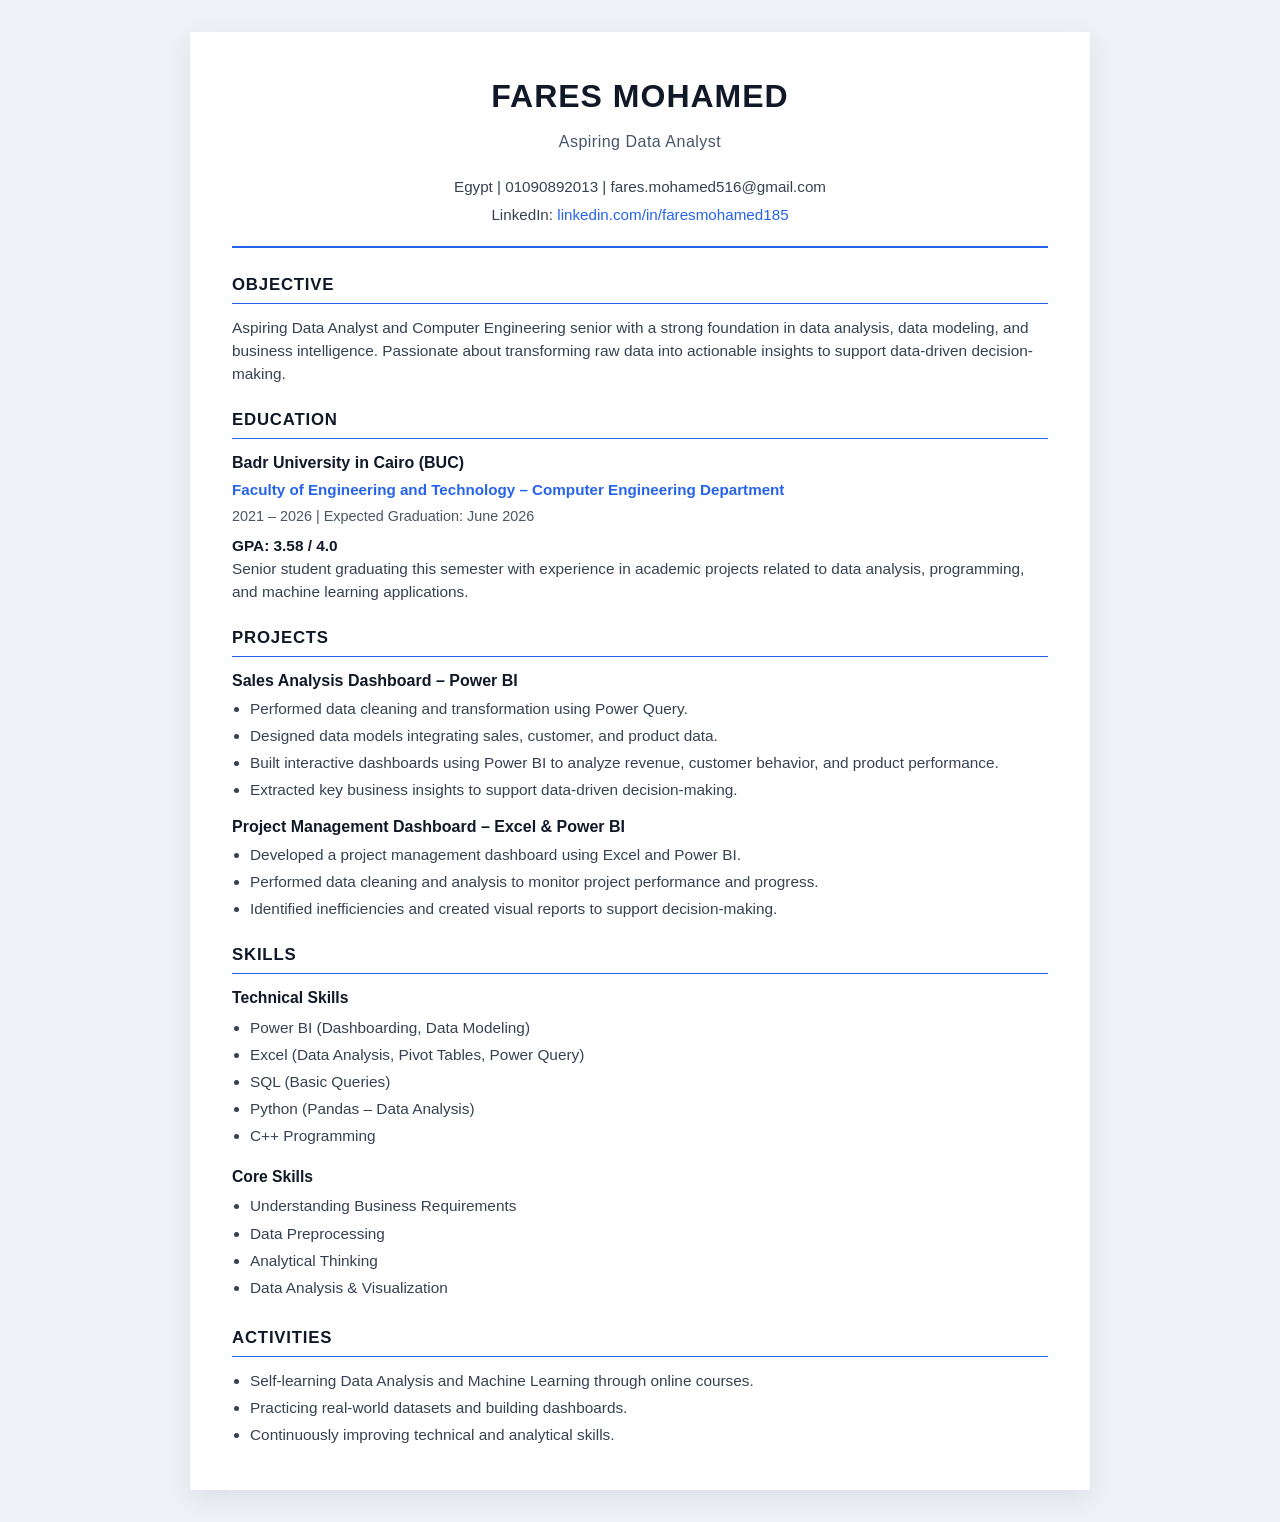
<file: portfolio/static/cv.html>
<!DOCTYPE html>
<html lang="en">

<head>
    <meta charset="UTF-8" />
    <meta name="viewport" content="width=device-width, initial-scale=1.0" />
    <title>Fares Mohamed - CV</title>
    <style>
        * {
            margin: 0;
            padding: 0;
            box-sizing: border-box;
        }

        html {
            font-size: 16px;
        }

        body {
            font-family: Arial, Helvetica, sans-serif;
            background: #eef2f7;
            color: #111827;
            line-height: 1.5;
            padding: 32px 16px;
        }

        .job-title {
            font-family: Arial, Helvetica, sans-serif;
            font-size: 1rem;
            font-weight: 400;
            /* خفيف مش تقيل */
            color: #475569;
            /* لون هادي */
            margin-top: 4px;
            margin-bottom: 20px;
            letter-spacing: 0.5px;
        }

        .cv-container {
            width: 100%;
            max-width: 900px;
            margin: 0 auto;
            background: #ffffff;
            padding: 40px 42px;
            box-shadow: 0 8px 24px rgba(0, 0, 0, 0.08);
        }

        .header {
            text-align: center;
            border-bottom: 2px solid #2563eb;
            padding-bottom: 16px;
            margin-bottom: 24px;
        }

        .name {
            font-size: 2rem;
            font-weight: 700;
            letter-spacing: 1px;
            color: #111827;
            margin-bottom: 10px;
        }

        .contact-info {
            font-size: 0.95rem;
            color: #374151;
            line-height: 1.7;
        }

        .contact-info p {
            margin-bottom: 2px;
            word-break: break-word;
        }

        .contact-link {
            color: #2563eb;
            text-decoration: none;
            font-weight: 500;
        }

        .contact-link:hover {
            text-decoration: underline;
        }

        .section-title {
            font-size: 1.05rem;
            font-weight: 700;
            text-transform: uppercase;
            letter-spacing: 0.8px;
            color: #111827;
            border-bottom: 1.5px solid #2563eb;
            padding-bottom: 6px;
            margin-top: 22px;
            margin-bottom: 12px;
        }

        .objective-text,
        .edu-desc,
        .project-desc li,
        .skills-category li,
        .activities-list li {
            font-size: 0.96rem;
            color: #374151;
        }

        .objective-text {
            text-align: left;
        }

        .edu-item,
        .project-item,
        .skills-block,
        .activities-list {
            margin-bottom: 4px;
        }

        .edu-title,
        .project-title {
            font-size: 1rem;
            font-weight: 700;
            color: #111827;
            margin-bottom: 4px;
        }

        .edu-details {
            font-size: 0.95rem;
            font-weight: 600;
            color: #2563eb;
            margin-bottom: 4px;
        }

        .edu-date {
            font-size: 0.9rem;
            color: #4b5563;
            margin-bottom: 6px;
        }

        .edu-desc strong {
            color: #111827;
        }

        .project-item {
            margin-bottom: 14px;
        }

        .project-desc {
            padding-left: 18px;
        }

        .project-desc li {
            margin-bottom: 4px;
        }

        .skills-block {
            display: flex;
            flex-direction: column;
            gap: 14px;
        }

        .skills-category h4 {
            font-size: 0.98rem;
            font-weight: 700;
            color: #111827;
            margin-bottom: 6px;
        }

        .skills-category ul {
            padding-left: 18px;
        }

        .skills-category li {
            margin-bottom: 4px;
        }

        .activities-list {
            padding-left: 18px;
        }

        .activities-list li {
            margin-bottom: 4px;
        }

        @media (max-width: 768px) {
            body {
                padding: 18px 10px;
            }

            .cv-container {
                padding: 28px 20px;
            }

            .name {
                font-size: 1.6rem;
            }

            .contact-info {
                font-size: 0.9rem;
            }
        }

        @media print {
            @page {
                size: A4;
                margin: 1.2cm;
            }

            body {
                background: #ffffff;
                padding: 0;
                color: #000000;
            }

            .cv-container {
                max-width: 100%;
                box-shadow: none;
                padding: 0;
                margin: 0;
            }

            .section-title {
                color: #000000;
                border-bottom: 1px solid #000000;
            }

            .edu-details {
                color: #000000;
            }
        }
    </style>
</head>

<body>
    <div class="cv-container">

        <!-- Header -->
        <div class="header">
            <h1 class="name">FARES MOHAMED</h1>
            <p class="job-title">Aspiring Data Analyst</p>
            <div class="contact-info">
                <p>Egypt | 01090892013 | fares.mohamed516@gmail.com</p>
                <p>
                    LinkedIn:
                    <a href="https://www.linkedin.com/in/faresmohamed185/" target="_blank" class="contact-link">
                        linkedin.com/in/faresmohamed185
                    </a>
                </p>
            </div>
        </div>

        <!-- Objective -->
        <div class="section-title">Objective</div>
        <p class="objective-text">
            Aspiring Data Analyst and Computer Engineering senior with a strong foundation in data analysis,
            data modeling, and business intelligence. Passionate about transforming raw data into actionable
            insights to support data-driven decision-making.
        </p>

        <!-- Education -->
        <div class="section-title">Education</div>
        <div class="edu-item">
            <div class="edu-title">Badr University in Cairo (BUC)</div>
            <div class="edu-details">Faculty of Engineering and Technology – Computer Engineering Department</div>
            <div class="edu-date">2021 – 2026 | Expected Graduation: June 2026</div>
            <div class="edu-desc">
                <strong>GPA: 3.58 / 4.0</strong><br>
                Senior student graduating this semester with experience in academic projects related to
                data analysis, programming, and machine learning applications.
            </div>
        </div>

        <!-- Projects -->
        <div class="section-title">Projects</div>

        <div class="project-item">
            <div class="project-title">Sales Analysis Dashboard – Power BI</div>
            <ul class="project-desc">
                <li>Performed data cleaning and transformation using Power Query.</li>
                <li>Designed data models integrating sales, customer, and product data.</li>
                <li>Built interactive dashboards using Power BI to analyze revenue, customer behavior, and product
                    performance.</li>
                <li>Extracted key business insights to support data-driven decision-making.</li>
            </ul>
        </div>

        <div class="project-item">
            <div class="project-title">Project Management Dashboard – Excel & Power BI</div>
            <ul class="project-desc">
                <li>Developed a project management dashboard using Excel and Power BI.</li>
                <li>Performed data cleaning and analysis to monitor project performance and progress.</li>
                <li>Identified inefficiencies and created visual reports to support decision-making.</li>
            </ul>
        </div>

        <!-- Skills -->
        <div class="section-title">Skills</div>

        <div class="skills-block">
            <div class="skills-category">
                <h4>Technical Skills</h4>
                <ul>
                    <li>Power BI (Dashboarding, Data Modeling)</li>
                    <li>Excel (Data Analysis, Pivot Tables, Power Query)</li>
                    <li>SQL (Basic Queries)</li>
                    <li>Python (Pandas – Data Analysis)</li>
                    <li>C++ Programming</li>
                </ul>
            </div>

            <div class="skills-category">
                <h4>Core Skills</h4>
                <ul>
                    <li>Understanding Business Requirements</li>
                    <li>Data Preprocessing</li>
                    <li>Analytical Thinking</li>
                    <li>Data Analysis & Visualization</li>
                </ul>
            </div>
        </div>

        <!-- Activities -->
        <div class="section-title">Activities</div>
        <ul class="activities-list">
            <li>Self-learning Data Analysis and Machine Learning through online courses.</li>
            <li>Practicing real-world datasets and building dashboards.</li>
            <li>Continuously improving technical and analytical skills.</li>
        </ul>

    </div>
</body>

</html>
</file>
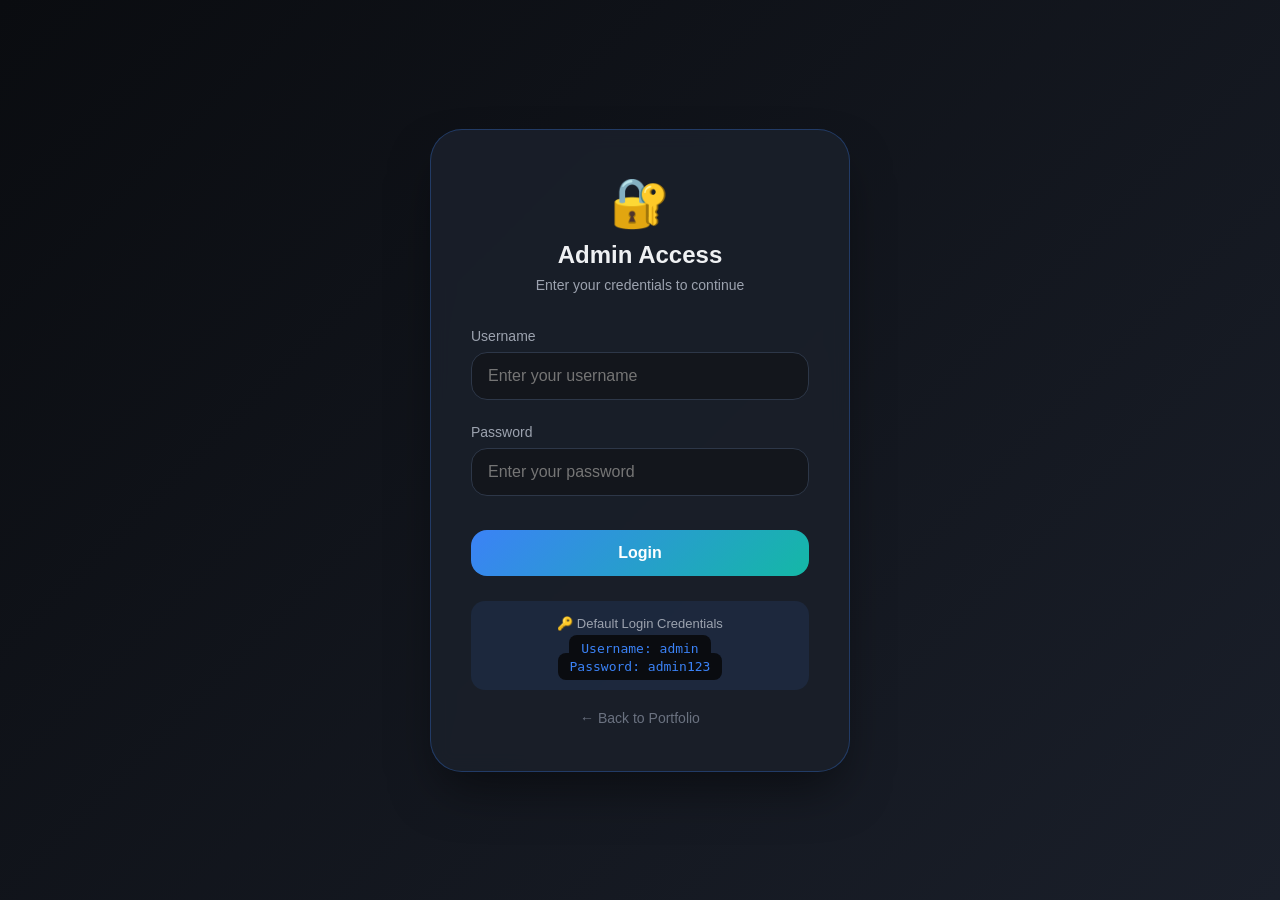
<file: portfolio/templates/login.html>
<!DOCTYPE html>
<html lang="en">

<head>
    <meta charset="UTF-8">
    <meta name="viewport" content="width=device-width, initial-scale=1.0">
    <title>Admin Login | Fares Portfolio</title>
    <style>
        * {
            margin: 0;
            padding: 0;
            box-sizing: border-box;
        }

        body {
            font-family: 'Inter', -apple-system, BlinkMacSystemFont, 'Segoe UI', sans-serif;
            background: linear-gradient(135deg, #0A0C10 0%, #1A1F2A 100%);
            min-height: 100vh;
            display: flex;
            align-items: center;
            justify-content: center;
            padding: 20px;
        }

        .login-container {
            background: rgba(26, 31, 42, 0.95);
            backdrop-filter: blur(10px);
            padding: 45px 40px;
            border-radius: 32px;
            width: 100%;
            max-width: 420px;
            border: 1px solid rgba(59, 130, 246, 0.3);
            box-shadow: 0 25px 50px -12px rgba(0, 0, 0, 0.5);
        }

        .logo {
            text-align: center;
            margin-bottom: 35px;
        }

        .logo-icon {
            font-size: 48px;
            margin-bottom: 10px;
        }

        .logo h1 {
            color: #EFF1F3;
            font-size: 24px;
            font-weight: 600;
        }

        .logo p {
            color: #9CA3AF;
            font-size: 14px;
            margin-top: 8px;
        }

        .form-group {
            margin-bottom: 24px;
        }

        .form-group label {
            display: block;
            color: #9CA3AF;
            margin-bottom: 8px;
            font-size: 14px;
            font-weight: 500;
        }

        .form-group input {
            width: 100%;
            padding: 14px 16px;
            background: #13161C;
            border: 1px solid #2D3748;
            border-radius: 16px;
            color: #EFF1F3;
            font-size: 16px;
        }

        .form-group input:focus {
            outline: none;
            border-color: #3B82F6;
            box-shadow: 0 0 0 3px rgba(59, 130, 246, 0.2);
        }

        .login-btn {
            width: 100%;
            padding: 14px;
            background: linear-gradient(135deg, #3B82F6, #14B8A6);
            border: none;
            border-radius: 16px;
            color: white;
            font-size: 16px;
            font-weight: 600;
            cursor: pointer;
            transition: all 0.3s ease;
            margin-top: 10px;
        }

        .login-btn:hover {
            transform: translateY(-2px);
            box-shadow: 0 10px 25px -5px rgba(59, 130, 246, 0.4);
        }

        .error-message {
            background: rgba(239, 68, 68, 0.15);
            color: #F87171;
            padding: 14px;
            border-radius: 14px;
            margin-bottom: 25px;
            text-align: center;
            border: 1px solid rgba(239, 68, 68, 0.3);
        }

        .info-box {
            margin-top: 25px;
            padding: 15px;
            background: rgba(59, 130, 246, 0.1);
            border-radius: 14px;
            text-align: center;
        }

        .info-box p {
            color: #9CA3AF;
            font-size: 13px;
            margin-bottom: 8px;
        }

        .info-box code {
            background: #0A0C10;
            padding: 6px 12px;
            border-radius: 8px;
            font-size: 13px;
            color: #3B82F6;
            font-family: monospace;
        }

        .back-link {
            display: block;
            text-align: center;
            margin-top: 20px;
            color: #6B7280;
            text-decoration: none;
            font-size: 14px;
        }

        .back-link:hover {
            color: #3B82F6;
        }
    </style>
</head>

<body>
    <div class="login-container">
        <div class="logo">
            <div class="logo-icon">🔐</div>
            <h1>Admin Access</h1>
            <p>Enter your credentials to continue</p>
        </div>

        <!-- Flash messages simplified -->

        <form method="POST" action="/login">
            <div class="form-group">
                <label>Username</label>
                <input type="text" name="username" placeholder="Enter your username" required>
            </div>

            <div class="form-group">
                <label>Password</label>
                <input type="password" name="password" placeholder="Enter your password" required>
            </div>

            <button type="submit" class="login-btn">
                Login
            </button>
        </form>

        <div class="info-box">
            <p>🔑 Default Login Credentials</p>
            <code>Username: admin</code><br>
            <code>Password: admin123</code>
        </div>

        <a href="/" class="back-link">
            ← Back to Portfolio
        </a>
    </div>
</body>

</html>
</file>
